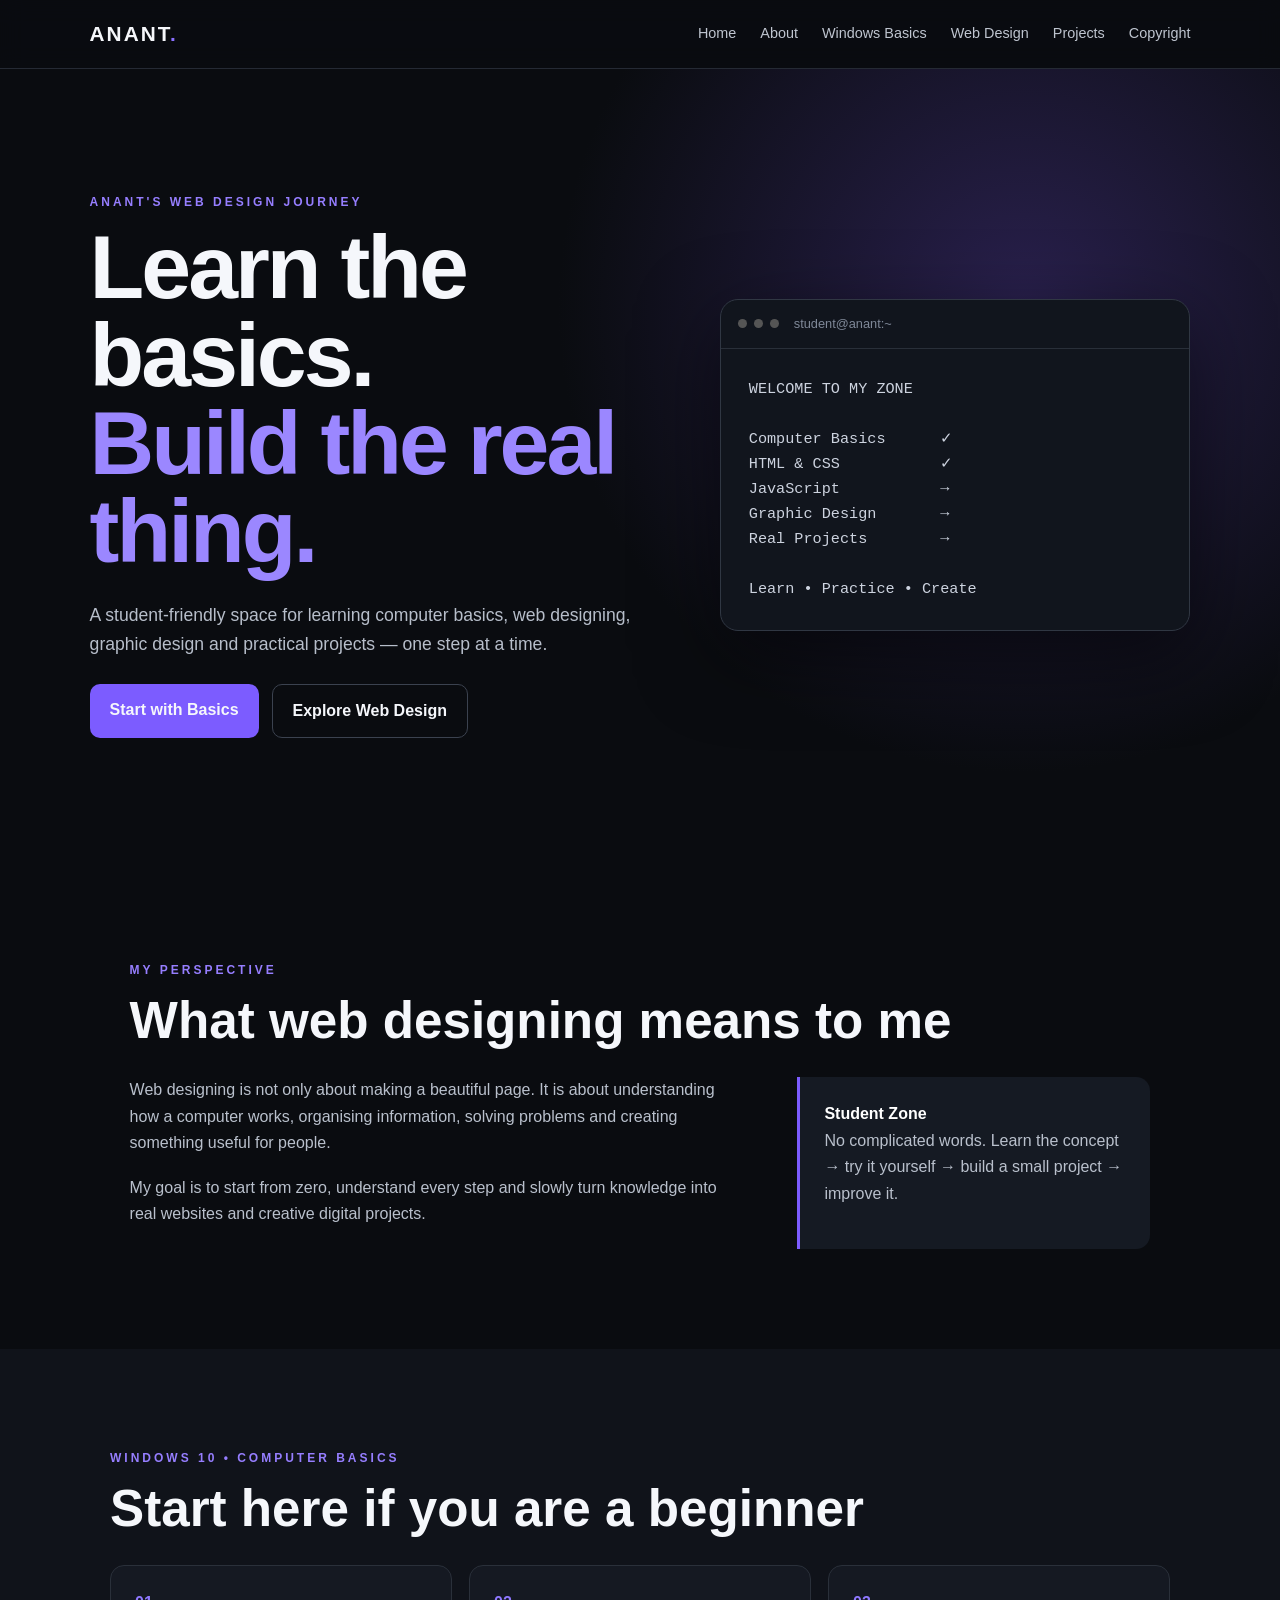
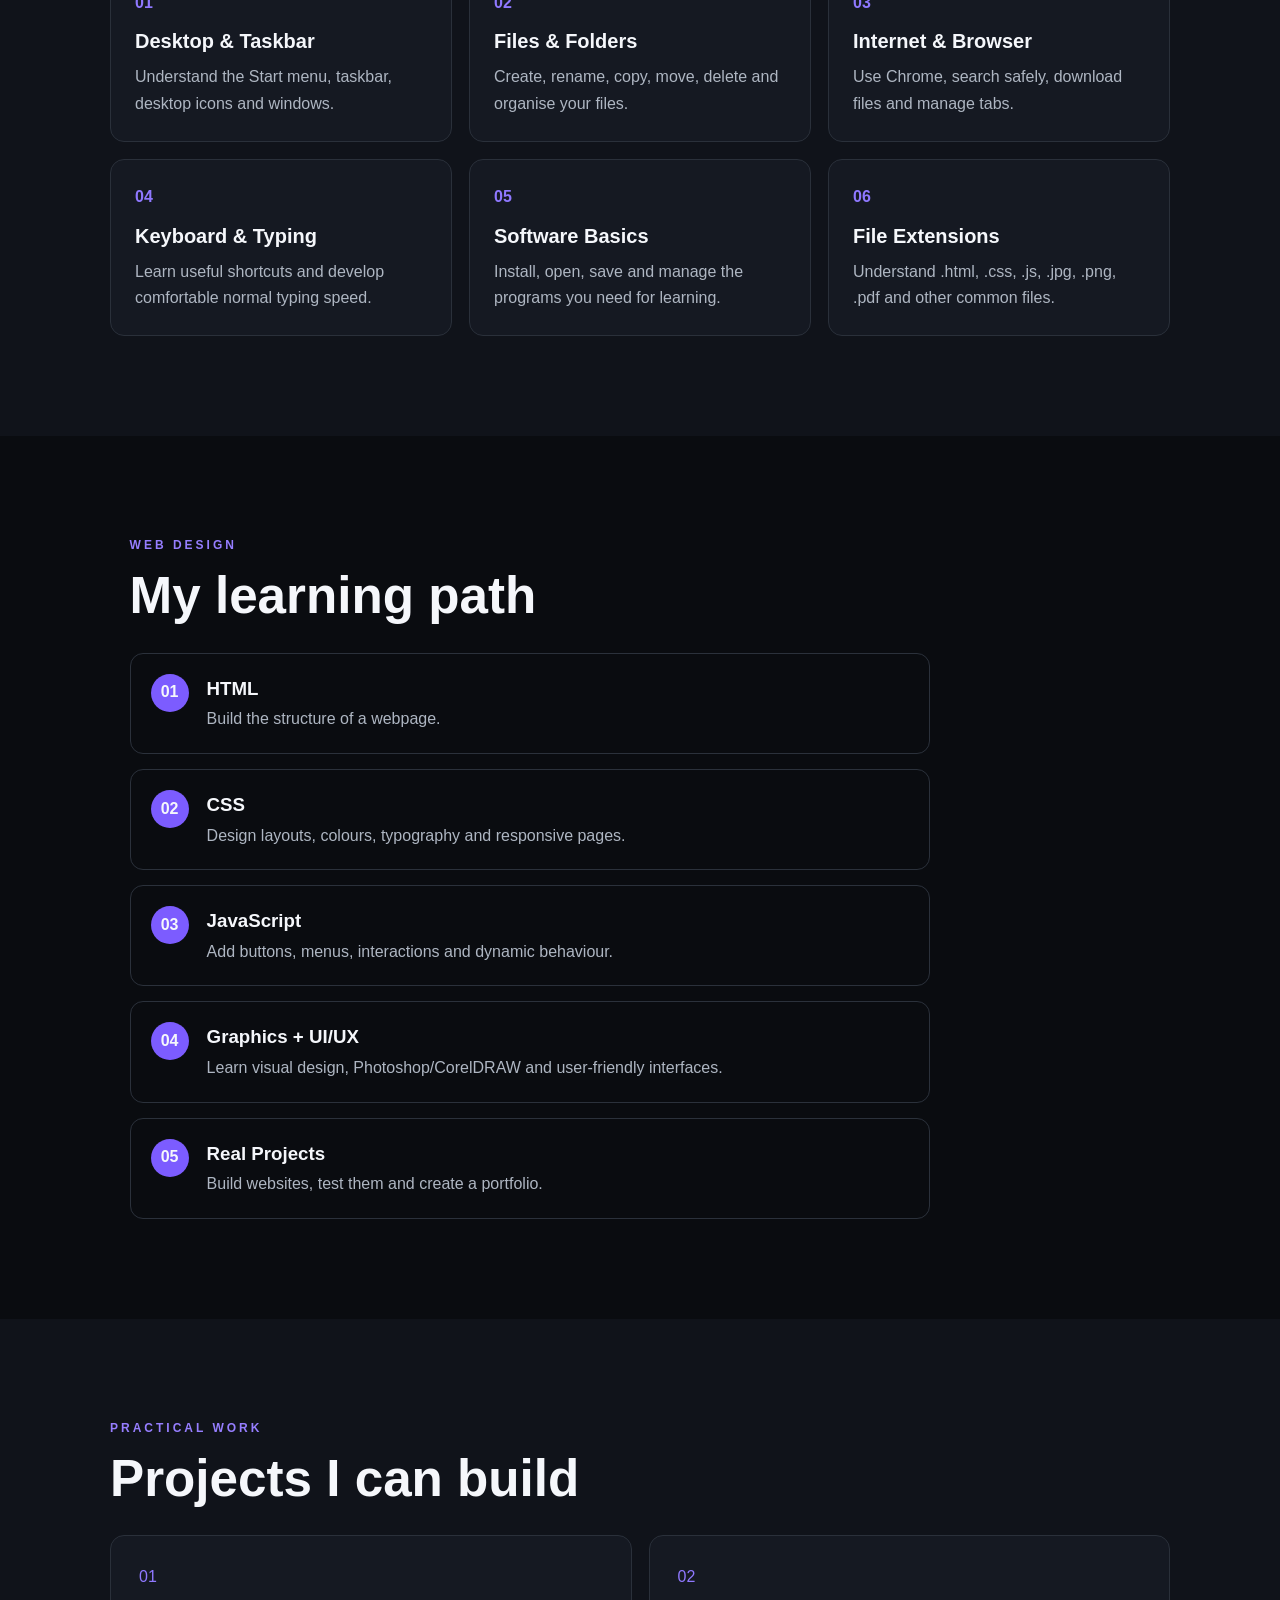
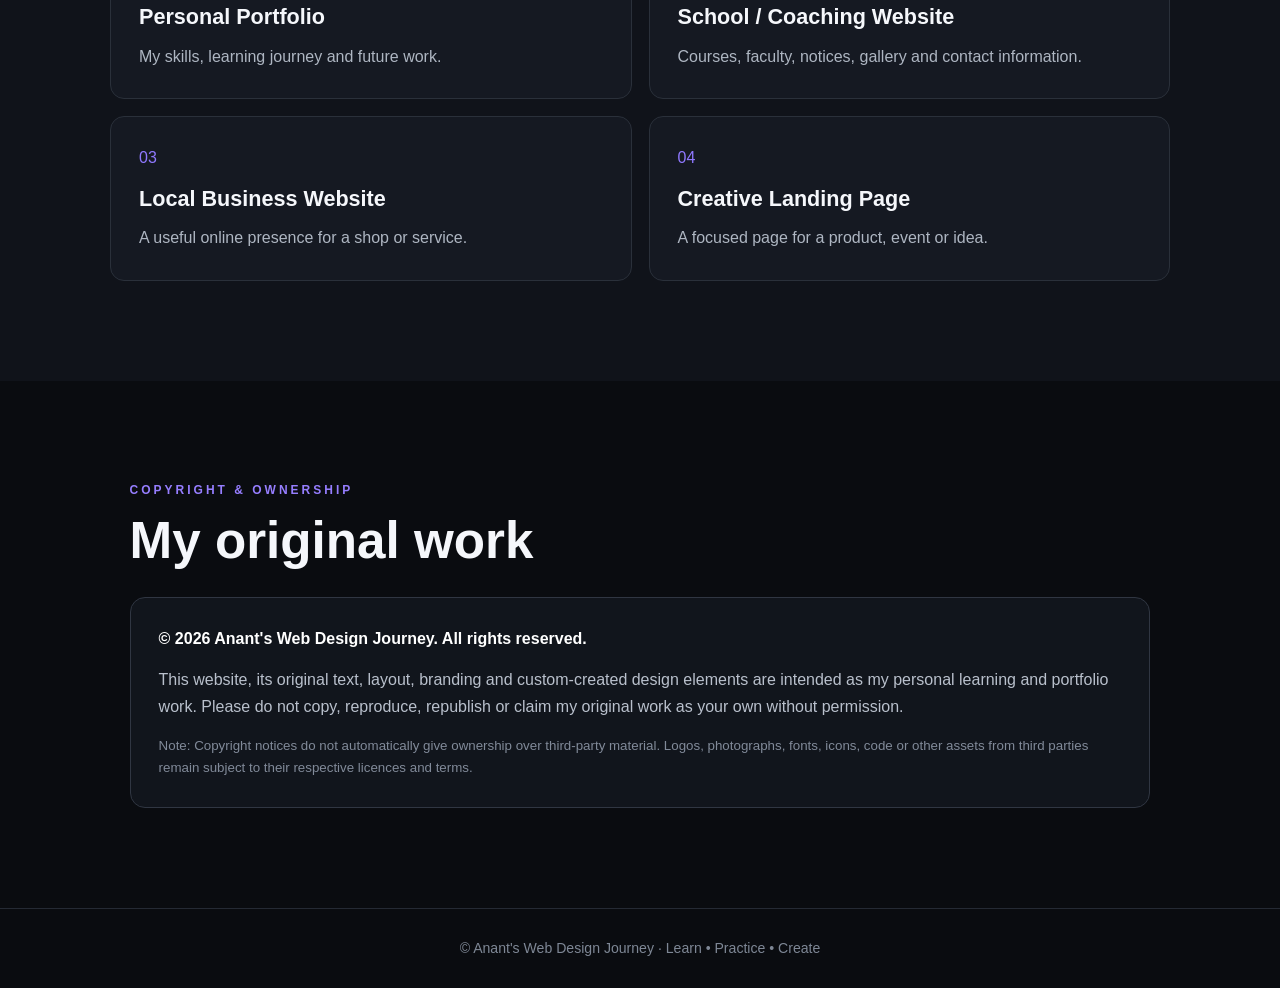
<file: index.html>
<!DOCTYPE html>
<html lang="en">
<head>
  <meta charset="UTF-8">
  <meta name="viewport" content="width=device-width, initial-scale=1.0">
  <meta name="description" content="Anant's Web Design Journey - a student-friendly learning and web design portfolio.">
  <title>Anant's Web Design Journey</title>
  <link rel="stylesheet" href="style.css">
</head>
<body>
<header class="navbar">
  <a class="logo" href="#home">ANANT<span>.</span></a>
  <button class="menu-btn" id="menuBtn">☰</button>
  <nav id="nav">
    <a href="#home">Home</a><a href="#about">About</a><a href="#basics">Windows Basics</a>
    <a href="#web">Web Design</a><a href="#projects">Projects</a><a href="#copyright">Copyright</a>
  </nav>
</header>

<main>
<section class="hero" id="home">
  <div>
    <p class="eyebrow">ANANT'S WEB DESIGN JOURNEY</p>
    <h1>Learn the basics.<br><span>Build the real thing.</span></h1>
    <p class="lead">A student-friendly space for learning computer basics, web designing, graphic design and practical projects — one step at a time.</p>
    <div class="buttons">
      <a class="btn primary" href="#basics">Start with Basics</a>
      <a class="btn secondary" href="#web">Explore Web Design</a>
    </div>
  </div>
  <div class="hero-card">
    <div class="terminal-top"><i></i><i></i><i></i><b>student@anant:~</b></div>
    <pre>WELCOME TO MY ZONE

Computer Basics      ✓
HTML & CSS           ✓
JavaScript           →
Graphic Design       →
Real Projects        →

Learn • Practice • Create</pre>
  </div>
</section>

<section class="section" id="about">
  <p class="eyebrow">MY PERSPECTIVE</p>
  <h2>What web designing means to me</h2>
  <div class="two-col">
    <div>
      <p>Web designing is not only about making a beautiful page. It is about understanding how a computer works, organising information, solving problems and creating something useful for people.</p>
      <p>My goal is to start from zero, understand every step and slowly turn knowledge into real websites and creative digital projects.</p>
    </div>
    <div class="note"><strong>Student Zone</strong><p>No complicated words. Learn the concept → try it yourself → build a small project → improve it.</p></div>
  </div>
</section>

<section class="section dark" id="basics">
  <p class="eyebrow">WINDOWS 10 • COMPUTER BASICS</p>
  <h2>Start here if you are a beginner</h2>
  <div class="grid">
    <article class="card"><b>01</b><h3>Desktop & Taskbar</h3><p>Understand the Start menu, taskbar, desktop icons and windows.</p></article>
    <article class="card"><b>02</b><h3>Files & Folders</h3><p>Create, rename, copy, move, delete and organise your files.</p></article>
    <article class="card"><b>03</b><h3>Internet & Browser</h3><p>Use Chrome, search safely, download files and manage tabs.</p></article>
    <article class="card"><b>04</b><h3>Keyboard & Typing</h3><p>Learn useful shortcuts and develop comfortable normal typing speed.</p></article>
    <article class="card"><b>05</b><h3>Software Basics</h3><p>Install, open, save and manage the programs you need for learning.</p></article>
    <article class="card"><b>06</b><h3>File Extensions</h3><p>Understand .html, .css, .js, .jpg, .png, .pdf and other common files.</p></article>
  </div>
</section>

<section class="section" id="web">
  <p class="eyebrow">WEB DESIGN</p>
  <h2>My learning path</h2>
  <div class="steps">
    <div><span>01</span><div><h3>HTML</h3><p>Build the structure of a webpage.</p></div></div>
    <div><span>02</span><div><h3>CSS</h3><p>Design layouts, colours, typography and responsive pages.</p></div></div>
    <div><span>03</span><div><h3>JavaScript</h3><p>Add buttons, menus, interactions and dynamic behaviour.</p></div></div>
    <div><span>04</span><div><h3>Graphics + UI/UX</h3><p>Learn visual design, Photoshop/CorelDRAW and user-friendly interfaces.</p></div></div>
    <div><span>05</span><div><h3>Real Projects</h3><p>Build websites, test them and create a portfolio.</p></div></div>
  </div>
</section>

<section class="section dark" id="projects">
  <p class="eyebrow">PRACTICAL WORK</p>
  <h2>Projects I can build</h2>
  <div class="project-grid">
    <article class="project"><span>01</span><h3>Personal Portfolio</h3><p>My skills, learning journey and future work.</p></article>
    <article class="project"><span>02</span><h3>School / Coaching Website</h3><p>Courses, faculty, notices, gallery and contact information.</p></article>
    <article class="project"><span>03</span><h3>Local Business Website</h3><p>A useful online presence for a shop or service.</p></article>
    <article class="project"><span>04</span><h3>Creative Landing Page</h3><p>A focused page for a product, event or idea.</p></article>
  </div>
</section>

<section class="section" id="copyright">
  <p class="eyebrow">COPYRIGHT & OWNERSHIP</p>
  <h2>My original work</h2>
  <div class="copyright-box">
    <p><strong>© 2026 Anant's Web Design Journey. All rights reserved.</strong></p>
    <p>This website, its original text, layout, branding and custom-created design elements are intended as my personal learning and portfolio work. Please do not copy, reproduce, republish or claim my original work as your own without permission.</p>
    <small>Note: Copyright notices do not automatically give ownership over third-party material. Logos, photographs, fonts, icons, code or other assets from third parties remain subject to their respective licences and terms.</small>
  </div>
</section>
</main>

<footer>
  <p>© <span id="year"></span> Anant's Web Design Journey · Learn • Practice • Create</p>
</footer>
<script src="script.js"></script>
</body>
</html>
</file>
<file: style.css>
*{box-sizing:border-box;margin:0;padding:0}html{scroll-behavior:smooth}body{font-family:Arial,Helvetica,sans-serif;background:#0a0c10;color:#f5f7fb;line-height:1.65}a{color:inherit;text-decoration:none}.navbar{position:sticky;top:0;z-index:20;display:flex;justify-content:space-between;align-items:center;padding:17px 7%;background:rgba(10,12,16,.94);backdrop-filter:blur(12px);border-bottom:1px solid #252a34}.logo{font-size:1.3rem;font-weight:900;letter-spacing:2px}.logo span{color:#8a70ff}nav{display:flex;gap:24px}nav a{color:#bfc5d0;font-size:.9rem}nav a:hover{color:#fff}.menu-btn{display:none;background:none;border:0;color:#fff;font-size:1.5rem}.hero{min-height:88vh;padding:80px 7%;display:grid;grid-template-columns:1.1fr .9fr;gap:55px;align-items:center;background:radial-gradient(circle at 80% 30%,#29204d 0,#0a0c10 40%)}.eyebrow{font-size:.75rem;font-weight:800;letter-spacing:3px;color:#967eff;margin-bottom:12px}h1{font-size:clamp(3rem,7vw,6.2rem);line-height:.98;letter-spacing:-3px}h1 span{color:#9b87ff}.lead{color:#b7beca;font-size:1.1rem;max-width:680px;margin:25px 0}.buttons{display:flex;gap:13px;flex-wrap:wrap}.btn{padding:13px 20px;border-radius:10px;font-weight:700}.primary{background:#7c5cff}.secondary{border:1px solid #3b424f}.hero-card{background:#11151d;border:1px solid #303743;border-radius:18px;overflow:hidden;box-shadow:0 25px 80px #0008}.terminal-top{display:flex;align-items:center;gap:7px;padding:13px 17px;border-bottom:1px solid #292f39;color:#7f8898;font-size:.8rem}.terminal-top i{width:9px;height:9px;border-radius:50%;background:#555}.terminal-top b{margin-left:8px;font-weight:500}.hero-card pre{padding:28px;color:#cdd3df;font-size:.95rem;white-space:pre-wrap}.section{padding:100px 7%;max-width:1200px;margin:auto}.dark{max-width:none;background:#10131a}.dark>*{max-width:1060px;margin-left:auto;margin-right:auto}h2{font-size:clamp(2rem,4vw,3.2rem);line-height:1.1;margin-bottom:28px}.two-col{display:grid;grid-template-columns:1.4fr .8fr;gap:50px;color:#b9c0cc}.two-col p{margin-bottom:18px}.note{background:#151a23;border-left:3px solid #7c5cff;padding:24px;border-radius:0 14px 14px 0}.note strong{color:#fff}.grid{display:grid;grid-template-columns:repeat(3,1fr);gap:17px}.card{background:#151922;border:1px solid #2a303a;border-radius:14px;padding:24px}.card b,.project span{color:#8f78ff}.card h3{margin:9px 0 6px;font-size:1.25rem}.card p,.project p,.steps p{color:#aeb6c2}.steps{display:grid;gap:15px;max-width:800px}.steps>div{display:flex;gap:18px;padding:20px;border:1px solid #2b313b;border-radius:13px}.steps span{min-width:38px;height:38px;border-radius:50%;background:#7c5cff;display:grid;place-items:center;font-weight:800}.steps h3{margin-bottom:2px}.project-grid{display:grid;grid-template-columns:repeat(2,1fr);gap:17px}.project{padding:28px;border:1px solid #2a303a;border-radius:14px;background:#151922}.project h3{font-size:1.35rem;margin:9px 0}.copyright-box{border:1px solid #303642;border-radius:15px;padding:28px;background:#11151c;color:#b9c0cc}.copyright-box strong{color:#fff}.copyright-box p{margin-bottom:15px}.copyright-box small{display:block;color:#818a99}footer{text-align:center;padding:28px 7%;border-top:1px solid #252a34;color:#7e8795;font-size:.88rem}@media(max-width:800px){.menu-btn{display:block}nav{display:none;position:absolute;left:0;right:0;top:64px;background:#0d1016;padding:20px 7%;flex-direction:column;gap:16px;border-bottom:1px solid #252a34}nav.open{display:flex}.hero{grid-template-columns:1fr;padding-top:65px}.two-col,.grid,.project-grid{grid-template-columns:1fr}.section{padding:75px 7%}h1{letter-spacing:-2px}}
</file>
